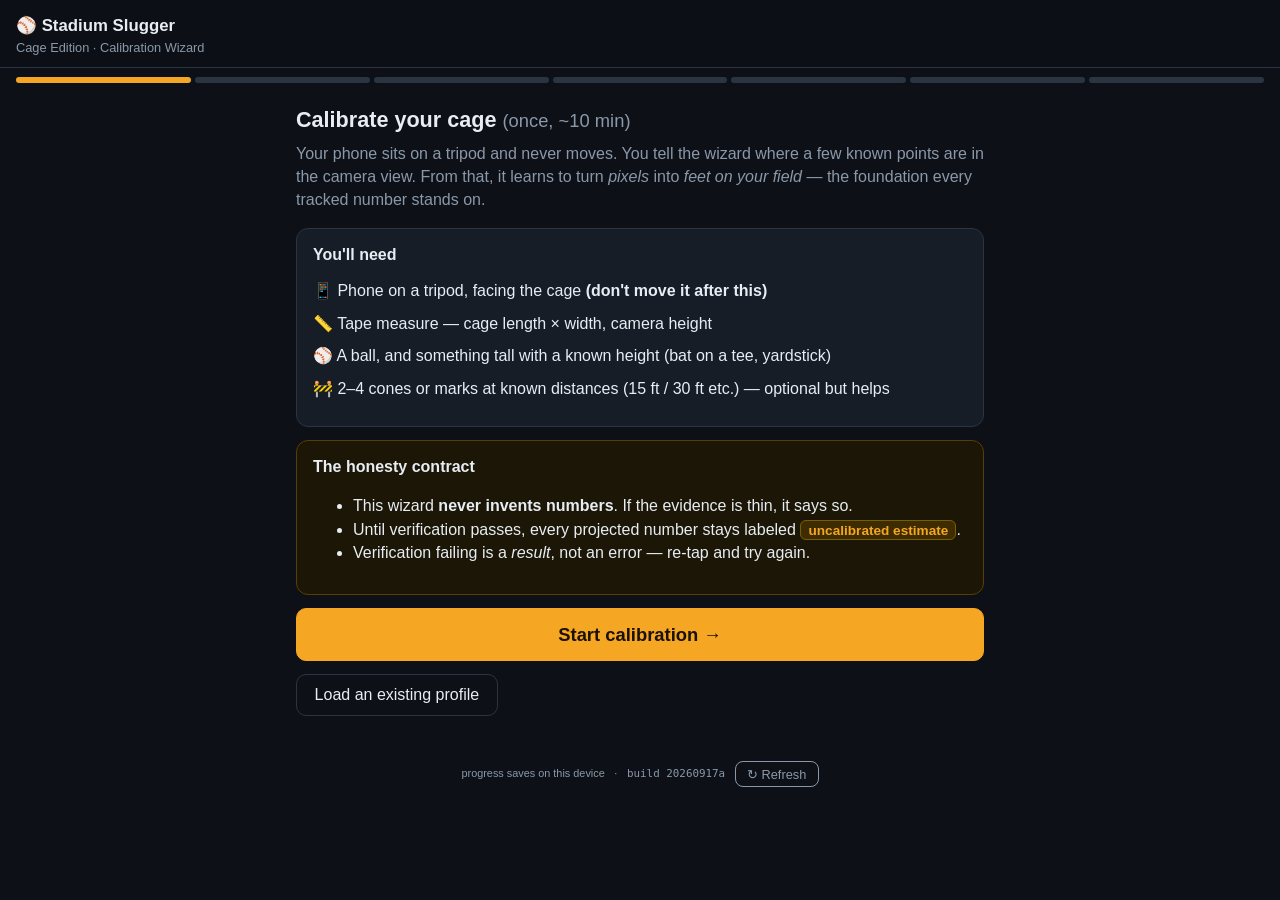
<file: calibration-wizard/index.html>
<!DOCTYPE html>
<html lang="en">
<head>
<meta charset="UTF-8">
<meta name="viewport" content="width=device-width, initial-scale=1.0, maximum-scale=1.0, user-scalable=no">
<title>Stadium Slugger — Cage Calibration Wizard</title>
<link rel="stylesheet" href="styles.css">
</head>
<body>
<header class="app-header">
  <div class="brand">⚾ Stadium Slugger</div>
  <div class="subtitle">Cage Edition · Calibration Wizard</div>
</header>

<nav class="steps" id="stepNav" aria-label="Calibration steps"></nav>

<main id="app">

  <!-- STEP 0 : intro -->
  <section class="screen" data-screen="0">
    <h1>Calibrate your cage <span class="muted">(once, ~10 min)</span></h1>
    <p class="lede">Your phone sits on a tripod and never moves. You tell the wizard
      where a few known points are in the camera view. From that, it learns to turn
      <em>pixels</em> into <em>feet on your field</em> — the foundation every
      tracked number stands on.</p>
    <div class="card">
      <h2>You'll need</h2>
      <ul class="checklist">
        <li>📱 Phone on a tripod, facing the cage <strong>(don't move it after this)</strong></li>
        <li>📏 Tape measure — cage length × width, camera height</li>
        <li>⚾ A ball, and something tall with a known height (bat on a tee, yardstick)</li>
        <li>🚧 2–4 cones or marks at known distances (15 ft / 30 ft etc.) — optional but helps</li>
      </ul>
    </div>
    <div class="card honesty">
      <h2>The honesty contract</h2>
      <ul>
        <li>This wizard <strong>never invents numbers</strong>. If the evidence is thin, it says so.</li>
        <li>Until verification passes, every projected number stays labeled
          <span class="tag warn">uncalibrated estimate</span>.</li>
        <li>Verification failing is a <em>result</em>, not an error — re-tap and try again.</li>
      </ul>
    </div>
    <div class="row">
      <button class="btn primary big" data-next>Start calibration →</button>
    </div>
    <div class="row">
      <button class="btn ghost" id="loadProfileBtn">Load an existing profile</button>
      <input type="file" id="loadProfileFile" accept="application/json,.json" hidden>
    </div>
  </section>

  <!-- STEP 1 : measurements -->
  <section class="screen" data-screen="1" hidden>
    <h1>1 · Cage &amp; camera measurements</h1>
    <p class="lede">Measure with the tape. Rough guesses cost you accuracy — the wizard
      will tell you how much.</p>
    <div class="card">
      <h2>Cage dimensions <span class="muted">(feet)</span></h2>
      <label>Length (plate → far net) <input id="cageLength" type="number" step="0.1" min="10" max="200" value="30"></label>
      <label>Width <input id="cageWidth" type="number" step="0.1" min="3" max="65" value="10"></label>
      <label>Height <span class="muted">(optional)</span> <input id="cageHeight" type="number" step="0.1" min="3" max="33" value="10"></label>
      <p class="hint">Your cage: about 30 ft plate → far net. Measure and adjust.</p>
    </div>
    <div class="card">
      <h2>Camera position <span class="muted">(feet)</span></h2>
      <label>Camera height (lens → ground) <input id="camHeight" type="number" step="0.1" min="0.7" max="33" value="4.6"></label>
      <label>Distance behind home plate <input id="camDist" type="number" step="0.1" min="1.5" max="130" value="13.1"></label>
      <label>Side offset <span class="muted">(0 = centered, + = toward 1st base side)</span>
        <input id="camSide" type="number" step="0.1" min="-33" max="33" value="0"></label>
    </div>
    <div id="measureError" class="error" hidden></div>
    <div class="row split">
      <button class="btn" data-prev>← Back</button>
      <button class="btn primary" id="toCameraBtn">Set up camera →</button>
    </div>
  </section>

  <!-- STEP 2 : reference points -->
  <section class="screen" data-screen="2" hidden>
    <h1>2 · Tap reference points <span class="pill" id="refCount">0 / 4 minimum</span></h1>
    <p class="lede">Pick a known point below, then tap exactly where it appears in the
      camera view. <strong>6+ points spread across the cage</strong> beats 4 clustered ones.</p>

    <div class="card">
      <h2>Camera source</h2>
      <div class="row wrap">
        <button class="btn small" id="liveCamBtn">📷 Live camera</button>
        <button class="btn small" id="uploadBtn">🖼 Upload still</button>
        <button class="btn small" id="demoBtn">🧪 Demo cage (no camera)</button>
        <input type="file" id="stillFile" accept="image/*" hidden>
      </div>
      <p class="hint" id="camStatus">No camera yet — pick a source above. On a phone, use the live camera.</p>
    </div>

    <div class="stage-slot">
      <div class="tap-stage" id="tapStage">
        <video id="liveVideo" playsinline muted hidden></video>
        <img id="stillImg" hidden alt="cage still">
        <canvas id="demoCanvas" hidden></canvas>
        <div id="tapLayer"></div>
        <div class="crosshair-hint" id="tapHint">tap a reference point</div>
        <div class="zoomctl">
          <button class="zbtn" id="zoomInBtn" title="Zoom in">＋</button>
          <button class="zbtn" id="zoomOutBtn" title="Zoom out">－</button>
          <button class="zbtn" id="zoomResetBtn" title="Reset zoom">1:1</button>
          <button class="zbtn" id="fsBtn" title="Fullscreen">⛶</button>
        </div>
      </div>
    </div>

    <div class="card">
      <h2>Reference set</h2>
      <div class="row wrap">
        <button class="btn small" id="packGarageBtn">🏠 My garage cage</button>
        <button class="btn small" id="packGenericBtn">Generic cage</button>
      </div>
      <div class="row wrap" id="garageOpts">
        <button class="btn small" id="wallSideBtn">Wall: 3rd-base side</button>
        <button class="btn small" id="doorDirBtn">Doors run: toward pitcher</button>
      </div>
      <div class="dimgrid" id="garageDims">
        <label>Door edge 1 @ plate (ft) <input id="dimE0" type="number" step="0.25" min="0" value="0"></label>
        <label>Door edge 2 (ft) <input id="dimE1" type="number" step="0.25" min="0" value="10.25"></label>
        <label>Door edge 3 (ft) <input id="dimE2" type="number" step="0.25" min="0" value="16.5"></label>
        <label>Door edge 4 (ft) <input id="dimE3" type="number" step="0.25" min="0" value="26.75"></label>
        <label>Door height (ft) <input id="dimDoorH" type="number" step="0.5" min="4" value="8"></label>
        <span></span>
        <label>Bottom window top (in) <input id="dimWin1" type="number" step="0.5" min="6" value="47"></label>
        <label>2nd window top (in) <input id="dimWin2" type="number" step="0.5" min="6" value="69.5"></label>
      </div>
      <p class="hint" id="garageDimsHint"></p>
    </div>

    <div class="card">
      <h2>Which point are you tapping?</h2>
      <div class="row wrap" id="presetRow"></div>
      <div class="row" id="customRefRow" hidden>
        <label>X (ft, + toward outfield) <input id="customX" type="number" step="0.1" value="16.4"></label>
        <label>Y (ft, + toward right field) <input id="customY" type="number" step="0.1" value="0"></label>
      </div>
      <p class="hint">World frame: origin = home-plate center at ground level · +x toward the
        pitcher/outfield · +y toward right field · feet.</p>
    </div>

    <div class="card">
      <h2>Tapped points</h2>
      <ul id="refList" class="reflist"><li class="muted">None yet.</li></ul>
      <div class="row">
        <button class="btn small danger" id="clearRefsBtn">Clear all</button>
      </div>
    </div>

    <div id="solveError" class="error" hidden></div>
    <div class="row split">
      <button class="btn" data-prev>← Back</button>
      <button class="btn primary" id="solveBtn" disabled>Solve mapping →</button>
    </div>
  </section>

  <!-- STEP 3 : solve review -->
  <section class="screen" data-screen="3" hidden>
    <h1>3 · Mapping solved — review it</h1>
    <p class="lede">The wizard fit a ground-plane homography to your taps. Check the
      reprojection errors before trusting it.</p>
    <div class="card">
      <h2>Fit quality</h2>
      <div class="bigstats">
        <div><span id="statMeanPx">–</span><label>mean error (px)</label></div>
        <div><span id="statMaxPx">–</span><label>max error (px)</label></div>
        <div><span id="statMeanIn">–</span><label>mean error (in)</label></div>
      </div>
      <p class="hint" id="fitAdvice"></p>
    </div>
    <div class="card">
      <h2>Per-point errors</h2>
      <ul id="reprojList" class="reflist"></ul>
      <p class="hint">Tap a row to delete that point and re-solve. Outliers usually mean a mis-tap.</p>
    </div>
    <div class="row split">
      <button class="btn" data-prev>← Re-tap</button>
      <button class="btn primary" data-next>Height scale →</button>
    </div>
  </section>

  <!-- STEP 4 : height -->
  <section class="screen" data-screen="4" hidden>
    <h1>4 · Height scale <span class="muted">(recommended)</span></h1>
    <p class="lede">The ground mapping can't measure <em>height</em> by itself. Stand a
      marker of known height (bat on a tee, yardstick) at a known spot, tap its
      <strong>base</strong>, then its <strong>top</strong>.</p>
    <div class="stage-slot"></div>
    <div class="card">
      <label>Marker height (ft) <input id="markerH" type="number" step="0.1" min="0.3" max="10" value="3.917"></label>
      <div class="row wrap">
        <button class="btn small" id="markWindowBtn">47&Prime;: window top</button>
        <button class="btn small" id="markWindow2Btn">69.5&Prime;: 2nd window top</button>
      </div>
      <p class="hint" id="heightHint">Your garage: the top of the bottom window pane is 47&Prime; and the top of
        the second pane is 69.5&Prime;, same on both doors. Take one sample at each
        window, ideally at different doors, for a stronger height reading.</p>
      <div class="row wrap">
        <button class="btn small primary" id="tapBaseBtn">Tap base…</button>
        <button class="btn small primary" id="tapTopBtn" disabled>Tap top…</button>
      </div>
      <p class="hint" id="heightStatus">No height sample yet. You can skip, but launch angle and
        exit velocity will stay <span class="tag warn">uncalibrated estimate</span>.</p>
      <ul id="heightList" class="reflist"></ul>
    </div>
    <div class="row split">
      <button class="btn" data-prev>← Back</button>
      <button class="btn primary" data-next id="toVerifyBtn">Verify →</button>
    </div>
    <div class="row"><button class="btn ghost" data-next>Skip height (stay uncalibrated for height)</button></div>
  </section>

  <!-- STEP 5 : verification -->
  <section class="screen" data-screen="5" hidden>
    <h1>5 · Verification — prove it</h1>
    <p class="lede">Put the ball on a <strong>marked, known position</strong> (e.g. a cone at
      15 ft), enter that position, then tap the ball in the camera view. The wizard
      computes where it thinks the ball is and shows the miss distance.
      <strong>The ball must be sitting ON the ground</strong> (or tap the ground
      directly below it) — a ball up on a tee reads feet off through the ground
      mapping because of parallax, even with a perfect calibration.</p>
    <div class="stage-slot"></div>
    <div class="card">
      <div class="row">
        <label>Known X (ft) <input id="verX" type="number" step="0.1" value="15"></label>
        <label>Known Y (ft) <input id="verY" type="number" step="0.1" value="0"></label>
        <label>Pass if ≤ (ft) <input id="verThresh" type="number" step="0.1" min="0.05" max="3" value="0.5"></label>
      </div>
      <button class="btn primary" id="tapBallBtn">Tap the ball…</button>
      <p class="hint" id="verifyHint">Nothing tapped yet.</p>
    </div>
    <div class="card" id="verifyResult" hidden>
      <h2>Result</h2>
      <div class="bigstats">
        <div><span id="verErr">–</span><label>miss distance</label></div>
        <div><span id="verVerdict">–</span><label>verdict</label></div>
      </div>
      <p class="hint" id="verAdvice"></p>
    </div>
    <div class="row split">
      <button class="btn" data-prev>← Back</button>
      <button class="btn primary" id="toProfileBtn">Finish →</button>
    </div>
  </section>

  <!-- STEP 6 : profile -->
  <section class="screen" data-screen="6" hidden>
    <h1>6 · Calibration profile</h1>
    <div class="card" id="profileCard"></div>
    <div class="card">
      <h2>What this unlocks</h2>
      <ul class="checklist" id="unlockList"></ul>
    </div>
    <div class="row wrap">
      <button class="btn primary" id="downloadBtn">⬇ Download profile JSON</button>
      <button class="btn" id="copyBtn">⧉ Copy JSON</button>
    </div>
    <p class="hint">The profile is also saved on this device. The tracking stage (step 2 of the
      build) reads this file — it will refuse to report calibrated numbers from any
      profile that isn't verified.</p>
    <div class="row split">
      <button class="btn" data-prev>← Back</button>
      <button class="btn ghost" id="restartBtn">↺ Start over</button>
    </div>
  </section>

  <!-- PROFILE VIEWER (loaded) -->
  <section class="screen" data-screen="7" hidden>
    <h1>Saved profile</h1>
    <div class="card" id="loadedCard"></div>
    <div class="row"><button class="btn" id="backToStart">← Start</button></div>
  </section>

</main>

<footer class="app-footer">
  <span id="saveState" class="muted">progress saves on this device</span>
  <span class="foot-sep muted">·</span>
  <span id="build-tag" class="muted mono" title="Build running on this device">build …</span>
  <button id="btn-refresh" class="foot-refresh" title="Reload this page fresh from the server">↻ Refresh</button>
</footer>

<script src="calibration.js?v=20260917a"></script>
<script src="wizard.js?v=20260917a"></script>
</body>
</html>
</file>
<file: calibration-wizard/styles.css>
/* Stadium Slugger — Cage Calibration Wizard. Mobile-first, dark, big touch targets. */

:root {
  --bg: #0d1117;
  --card: #161d27;
  --line: #2a3442;
  --text: #e8edf3;
  --muted: #8b98a9;
  --accent: #f5a623;   /* baseball amber */
  --green: #3fb950;
  --red: #f85149;
  --blue: #58a6ff;
}

* { box-sizing: border-box; -webkit-tap-highlight-color: transparent; }

body {
  margin: 0;
  background: var(--bg);
  color: var(--text);
  font-family: -apple-system, BlinkMacSystemFont, "Segoe UI", Roboto, sans-serif;
  font-size: 16px;
  line-height: 1.45;
  padding-bottom: 3rem;
}

.app-header {
  padding: 0.9rem 1rem 0.6rem;
  border-bottom: 1px solid var(--line);
  position: sticky;
  top: 0;
  background: rgba(13, 17, 23, 0.95);
  backdrop-filter: blur(6px);
  z-index: 50;
}
.brand { font-weight: 800; font-size: 1.05rem; }
.subtitle { color: var(--muted); font-size: 0.8rem; }

.steps {
  display: flex;
  gap: 4px;
  padding: 0.6rem 1rem 0;
  position: sticky;
  top: 64px;
  background: var(--bg);
  z-index: 40;
}
.steps .dot {
  flex: 1;
  height: 6px;
  border-radius: 3px;
  background: var(--line);
}
.steps .dot.done { background: var(--green); }
.steps .dot.now { background: var(--accent); }

main { padding: 0.5rem 1rem; max-width: 720px; margin: 0 auto; }
.screen h1 { font-size: 1.35rem; margin: 0.8rem 0 0.4rem; }
.lede { color: var(--muted); margin-top: 0; }
.muted { color: var(--muted); font-weight: 400; font-size: 0.85em; }

.card {
  background: var(--card);
  border: 1px solid var(--line);
  border-radius: 12px;
  padding: 0.9rem 1rem;
  margin: 0.8rem 0;
}
.card h2 { font-size: 1rem; margin: 0 0 0.5rem; }
.card.honesty { border-color: #5a3d00; background: #1c1607; }

.checklist { list-style: none; padding: 0; margin: 0.4rem 0; }
.checklist li { padding: 0.3rem 0; }

label { display: block; margin: 0.5rem 0; font-size: 0.95rem; }
input[type="number"], input[type="text"] {
  display: block;
  width: 100%;
  margin-top: 0.25rem;
  padding: 0.6rem;
  font-size: 1rem;
  border-radius: 8px;
  border: 1px solid var(--line);
  background: #0d1117;
  color: var(--text);
}
.row { display: flex; gap: 0.6rem; margin: 0.8rem 0; align-items: center; }
.row.split { justify-content: space-between; }
.row.wrap { flex-wrap: wrap; }

.btn {
  border: 1px solid var(--line);
  background: #212b38;
  color: var(--text);
  border-radius: 10px;
  padding: 0.7rem 1.1rem;
  font-size: 1rem;
  cursor: pointer;
}
.btn:active { transform: scale(0.97); }
.btn.primary { background: var(--accent); border-color: var(--accent); color: #1a1206; font-weight: 700; }
.btn.ghost { background: transparent; }
.btn.small { padding: 0.45rem 0.7rem; font-size: 0.9rem; }
.btn.big { font-size: 1.15rem; padding: 0.9rem 1.4rem; width: 100%; }
.btn.danger { border-color: var(--red); color: var(--red); background: transparent; }
.btn:disabled { opacity: 0.35; cursor: not-allowed; }
.btn.armed { outline: 3px solid var(--blue); }

.pill {
  display: inline-block;
  background: #212b38;
  border: 1px solid var(--line);
  border-radius: 999px;
  padding: 0.15rem 0.6rem;
  font-size: 0.8rem;
  vertical-align: middle;
}

.tag { border-radius: 6px; padding: 0.1rem 0.45rem; font-size: 0.85em; font-weight: 700; }
.tag.warn { background: #3d2c00; color: var(--accent); border: 1px solid #7a5b00; }
.tag.ok { background: #0d2b14; color: var(--green); border: 1px solid #1f6f31; }
.tag.bad { background: #3d0d0d; color: var(--red); border: 1px solid #7a2020; }

.error {
  background: #3d0d0d;
  border: 1px solid var(--red);
  color: #ffb4ae;
  border-radius: 10px;
  padding: 0.7rem 1rem;
  margin: 0.8rem 0;
}
.hint { color: var(--muted); font-size: 0.85rem; }

/* tap stage */
.tap-stage {
  position: relative;
  width: 100%;
  aspect-ratio: 16 / 9;
  background: #000;
  border-radius: 12px;
  overflow: hidden;
  border: 1px solid var(--line);
  touch-action: none;
  user-select: none;
  -webkit-user-select: none;
}
.tap-stage video, .tap-stage img, .tap-stage canvas {
  position: absolute;
  inset: 0;
  width: 100%;
  height: 100%;
  object-fit: contain;
}
#tapLayer { position: absolute; inset: 0; }
.tap-marker {
  position: absolute;
  width: 26px; height: 26px;
  margin: -13px 0 0 -13px;
  border-radius: 50%;
  border: 3px solid var(--accent);
  background: rgba(245, 166, 35, 0.25);
  pointer-events: none;
}
.tap-marker .n {
  position: absolute;
  top: -22px; left: 50%;
  transform: translateX(-50%);
  background: var(--accent);
  color: #1a1206;
  font-size: 11px; font-weight: 800;
  border-radius: 6px;
  padding: 0 5px;
  white-space: nowrap;
}
.tap-marker.bad { border-color: var(--red); background: rgba(248, 81, 73, 0.25); }
.tap-marker.bad .n { background: var(--red); color: #fff; }
.crosshair-hint {
  position: absolute;
  bottom: 8px; left: 50%;
  transform: translateX(-50%);
  background: rgba(0,0,0,0.6);
  border-radius: 999px;
  padding: 0.25rem 0.8rem;
  font-size: 0.8rem;
  color: var(--muted);
  pointer-events: none;
}
.tap-stage.armed { border-color: var(--blue); box-shadow: 0 0 0 2px var(--blue); }
.dimgrid {
  display: grid; grid-template-columns: 1fr 1fr; gap: 0 0.8rem;
  margin-top: 0.4rem;
}
.dimgrid label { margin: 0.35rem 0; font-size: 0.88rem; }
.tap-stage:fullscreen, .tap-stage:-webkit-full-screen { aspect-ratio: auto; }
.zoomctl {
  position: absolute; top: 8px; right: 8px; z-index: 5;
  display: flex; gap: 6px;
}
.zbtn {
  width: 36px; height: 36px; border-radius: 9px;
  border: 1px solid var(--line); background: rgba(8, 12, 18, 0.78);
  color: #fff; font-size: 16px; font-weight: 700; cursor: pointer;
  display: flex; align-items: center; justify-content: center;
}
.zbtn:active { transform: scale(0.93); }

.reflist { list-style: none; padding: 0; margin: 0.4rem 0; }
.reflist li {
  display: flex; justify-content: space-between; align-items: center;
  padding: 0.5rem 0.2rem;
  border-bottom: 1px solid var(--line);
  font-size: 0.92rem;
}
.reflist li:last-child { border-bottom: none; }
.reflist .err-green { color: var(--green); font-weight: 700; }
.reflist .err-amber { color: var(--accent); font-weight: 700; }
.reflist .err-red { color: var(--red); font-weight: 700; }
.reflist li.tappable { cursor: pointer; }

.bigstats { display: flex; gap: 1.4rem; margin: 0.5rem 0; }
.bigstats span { font-size: 1.7rem; font-weight: 800; display: block; }
.bigstats label { color: var(--muted); font-size: 0.8rem; margin: 0; }

.app-footer {
  display: flex; align-items: center; justify-content: center; gap: 0.6rem;
  color: var(--muted);
  font-size: 0.8rem;
  padding: 1.5rem 0 0;
}
.mono { font-family: monospace; }
.foot-refresh {
  background: none; border: 1px solid var(--muted); color: var(--muted);
  border-radius: 8px; padding: 0.3rem 0.7rem; font-size: 0.8rem; cursor: pointer;
}

.preset-on { outline: 2px solid var(--accent); background: #3a2c10; }

pre.profile-json {
  background: #0d1117;
  border: 1px solid var(--line);
  border-radius: 8px;
  padding: 0.7rem;
  overflow: auto;
  max-height: 300px;
  font-size: 0.75rem;
}
</file>
